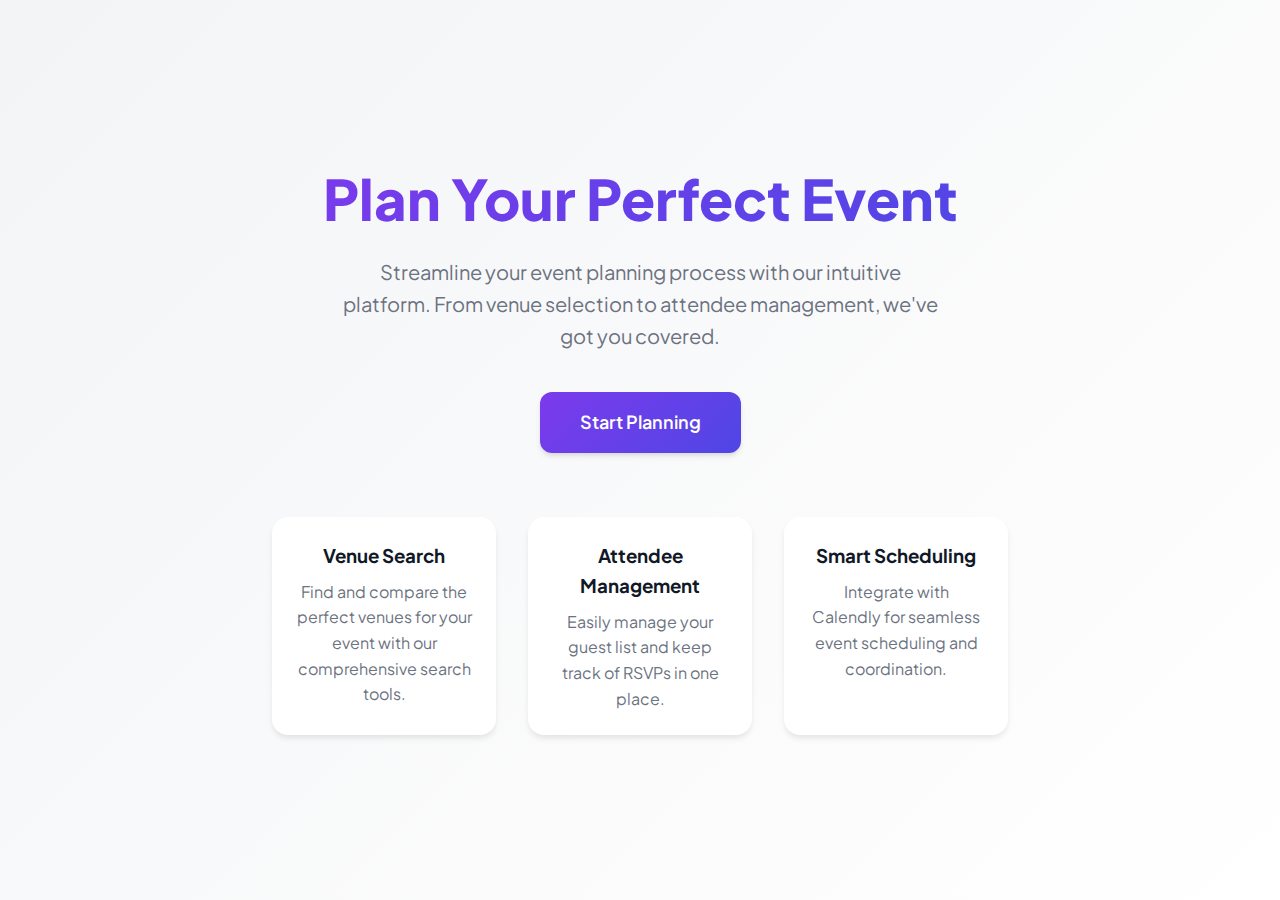
<file: index.html>
<!DOCTYPE html>
<html lang="en">
  <head>
    <meta charset="UTF-8" />
    <meta name="viewport" content="width=device-width, initial-scale=1.0" />
    <title>Welcome to Event Planner</title>
    <link
      href="https://fonts.googleapis.com/css2?family=Plus+Jakarta+Sans:wght@400;500;600;700;800&display=swap"
      rel="stylesheet"
    />
    <style>
      :root {
        --primary-color: #7c3aed;
        --primary-hover: #6d28d9;
        --text-primary: #111827;
        --text-secondary: #6b7280;
      }

      * {
        margin: 0;
        padding: 0;
        box-sizing: border-box;
      }

      body {
        font-family: "Plus Jakarta Sans", sans-serif;
        line-height: 1.6;
        min-height: 100vh;
        background: linear-gradient(135deg, #f3f4f6 0%, #ffffff 100%);
      }

      .hero {
        min-height: 100vh;
        display: flex;
        align-items: center;
        justify-content: center;
        padding: 2rem;
      }

      .content {
        max-width: 800px;
        text-align: center;
        padding: 2rem;
      }

      h1 {
        font-size: 3.5rem;
        font-weight: 800;
        margin-bottom: 1.5rem;
        background: linear-gradient(135deg, #7c3aed 0%, #4f46e5 100%);
        -webkit-background-clip: text;
        -webkit-text-fill-color: transparent;
        line-height: 1.2;
      }

      p {
        font-size: 1.25rem;
        color: var(--text-secondary);
        margin-bottom: 2.5rem;
        max-width: 600px;
        margin-left: auto;
        margin-right: auto;
      }

      .cta-button {
        display: inline-block;
        padding: 1rem 2.5rem;
        font-size: 1.125rem;
        font-weight: 600;
        color: white;
        background: linear-gradient(135deg, #7c3aed 0%, #4f46e5 100%);
        border-radius: 0.75rem;
        text-decoration: none;
        transition: all 0.3s ease;
        box-shadow: 0 4px 6px -1px rgba(0, 0, 0, 0.1),
          0 2px 4px -1px rgba(0, 0, 0, 0.06);
      }

      .cta-button:hover {
        transform: translateY(-2px);
        box-shadow: 0 10px 15px -3px rgba(0, 0, 0, 0.1),
          0 4px 6px -2px rgba(0, 0, 0, 0.05);
      }

      .features {
        display: flex;
        justify-content: center;
        gap: 2rem;
        margin-top: 4rem;
        flex-wrap: wrap;
      }

      .feature {
        background: white;
        padding: 1.5rem;
        border-radius: 1rem;
        box-shadow: 0 4px 6px -1px rgba(0, 0, 0, 0.1);
        flex: 1;
        min-width: 200px;
        max-width: 300px;
      }

      .feature h3 {
        color: var(--text-primary);
        margin-bottom: 0.5rem;
      }

      .feature p {
        font-size: 1rem;
        margin-bottom: 0;
      }

      @media (max-width: 768px) {
        h1 {
          font-size: 2.5rem;
        }

        p {
          font-size: 1.125rem;
        }

        .features {
          flex-direction: column;
          align-items: center;
        }

        .feature {
          width: 100%;
        }
      }
    </style>
  </head>
  <body>
    <div class="hero">
      <div class="content">
        <h1>Plan Your Perfect Event</h1>
        <p>
          Streamline your event planning process with our intuitive platform.
          From venue selection to attendee management, we've got you covered.
        </p>
        <a href="event.html" class="cta-button">Start Planning</a>

        <div class="features">
          <div class="feature">
            <h3>Venue Search</h3>
            <p>
              Find and compare the perfect venues for your event with our
              comprehensive search tools.
            </p>
          </div>
          <div class="feature">
            <h3>Attendee Management</h3>
            <p>
              Easily manage your guest list and keep track of RSVPs in one
              place.
            </p>
          </div>
          <div class="feature">
            <h3>Smart Scheduling</h3>
            <p>
              Integrate with Calendly for seamless event scheduling and
              coordination.
            </p>
          </div>
        </div>
      </div>
    </div>
  </body>
</html>
</file>
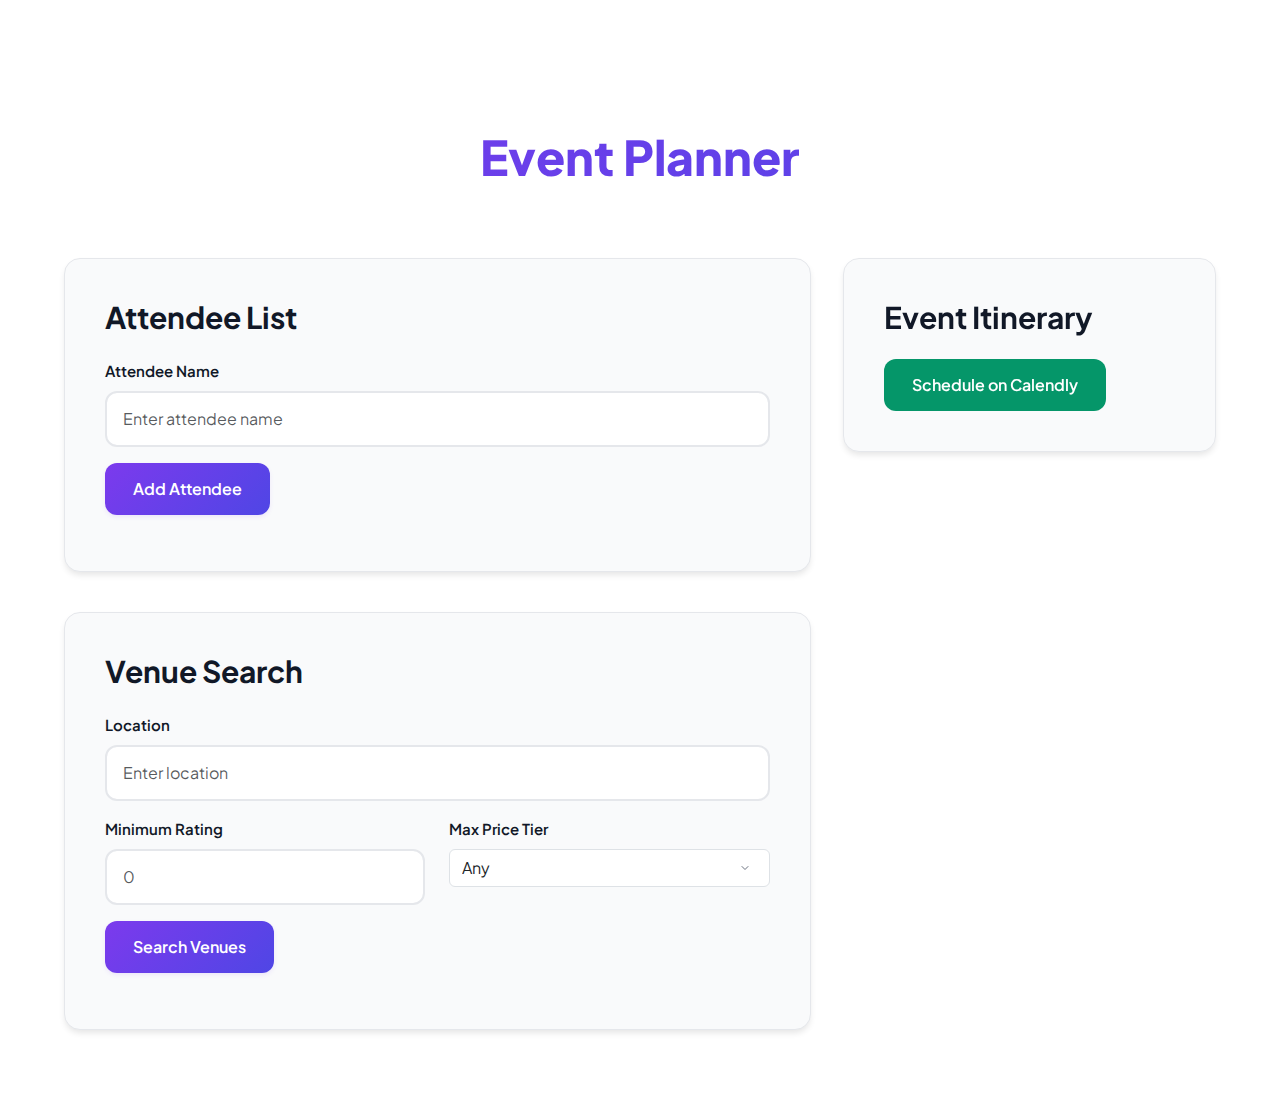
<file: event.html>
<!DOCTYPE html>
<html lang="en">
  <head>
    <meta charset="UTF-8" />
    <meta name="viewport" content="width=device-width, initial-scale=1.0" />
    <title>Event Planner</title>
    <link
      href="https://cdn.jsdelivr.net/npm/bootstrap@5.3.0/dist/css/bootstrap.min.css"
      rel="stylesheet"
    />
    <link rel="stylesheet" href="styles.css" />
    <link
      href="https://fonts.googleapis.com/css2?family=Plus+Jakarta+Sans:wght@400;500;600;700;800&display=swap"
      rel="stylesheet"
    />
  </head>
  <body>
    <div class="container mt-5">
      <h1 class="text-center">Event Planner</h1>

      <div class="main-content">
        <div class="left-column">
          <section class="mt-4">
            <h2>Attendee List</h2>
            <form id="attendee-form">
              <div class="mb-3">
                <label for="attendee-name" class="form-label">Attendee Name</label>
                <input
                  type="text"
                  class="form-control"
                  id="attendee-name"
                  placeholder="Enter attendee name"
                  required
                />
              </div>
              <button type="submit" class="btn btn-primary">Add Attendee</button>
            </form>
            <ul id="attendee-list" class="list-group mt-3"></ul>
          </section>

          <section class="mt-4">
            <h2>Venue Search</h2>
            <form id="venue-search-form">
              <div class="mb-3">
                <label for="location" class="form-label">Location</label>
                <input
                  type="text"
                  class="form-control"
                  id="location"
                  placeholder="Enter location"
                  required
                />
              </div>
              <div class="row mb-3">
                <div class="col">
                  <label for="rating" class="form-label">Minimum Rating</label>
                  <input
                    type="number"
                    id="rating"
                    class="form-control"
                    min="0"
                    max="10"
                    step="0.1"
                    placeholder="0"
                  />
                </div>

                <div class="col">
                  <label for="price" class="form-label">Max Price Tier</label>
                  <select id="price" class="form-select">
                    <option value="">Any</option>
                    <option value="1">$ (Budget)</option>
                    <option value="2">$$ (Moderate)</option>
                    <option value="3">$$$ (Expensive)</option>
                    <option value="4">$$$$ (Luxury)</option>
                  </select>
                </div>
              </div>
              <button type="submit" class="btn btn-primary">Search Venues</button>
            </form>
            <div id="venue-results" class="mt-3"></div>
          </section>
        </div>

        <div class="right-column">
          <section class="mt-4">
            <h2>Event Itinerary</h2>
            <div id="itinerary" class="mt-3"></div>
            <button id="schedule-calendly" class="btn btn-success">
              Schedule on Calendly
            </button>
          </section>
        </div>
      </div>
    </div>

    <script src="script.js"></script>
  </body>
</html>
</file>
<file: styles.css>
:root {
  --primary-color: #7c3aed; /* RSVPify purple */
  --primary-hover: #6d28d9;
  --secondary-color: #4f46e5;
  --success-color: #059669;
  --background-color: #ffffff;
  --section-bg: #f9fafb;
  --text-primary: #111827;
  --text-secondary: #6b7280;
  --border-color: #e5e7eb;
  --shadow-sm: 0 1px 2px 0 rgb(0 0 0 / 0.05);
  --shadow: 0 4px 6px -1px rgb(0 0 0 / 0.1);
  --gradient: linear-gradient(135deg, #7c3aed 0%, #4f46e5 100%);
}

body {
  font-family: "Plus Jakarta Sans", sans-serif;
  background-color: var(--background-color);
  color: var(--text-primary);
  line-height: 1.6;
  margin: 0;
  padding: 0;
}

.container {
  max-width: 1200px;
  margin: 0 auto;
  padding: 2rem 1.5rem;
}

h1 {
  font-size: 3rem;
  font-weight: 800;
  background: var(--gradient);
  -webkit-background-clip: text;
  -webkit-text-fill-color: transparent;
  text-align: center;
  margin: 3rem 0;
  line-height: 1.2;
}

h2 {
  font-size: 1.875rem;
  font-weight: 700;
  color: var(--text-primary);
  margin-bottom: 1.5rem;
}

section {
  background-color: var(--section-bg);
  border-radius: 1rem;
  padding: 2.5rem;
  margin-bottom: 2.5rem;
  box-shadow: var(--shadow);
  border: 1px solid var(--border-color);
}

section:hover {
  box-shadow: 0 8px 16px rgba(0, 0, 0, 0.1);
  transform: translateY(-2px);
  transition: all 0.3s ease;
}

.form-label {
  display: block;
  font-weight: 600;
  margin-bottom: 0.5rem;
  color: var(--text-primary);
  font-size: 0.9375rem;
}

.form-control {
  width: 100%;
  padding: 0.875rem 1rem;
  border: 2px solid var(--border-color);
  border-radius: 0.75rem;
  font-size: 1rem;
  transition: all 0.2s ease;
  background-color: white;
}

.form-control:focus {
  outline: none;
  border-color: var(--primary-color);
  box-shadow: 0 0 0 4px rgba(124, 58, 237, 0.1);
}

.form-select {
  appearance: none;
  background-image: url("data:image/svg+xml,%3Csvg xmlns='http://www.w3.org/2000/svg' width='16' height='16' viewBox='0 0 24 24' fill='none' stroke='%236B7280' stroke-width='2' stroke-linecap='round' stroke-linejoin='round'%3E%3Cpath d='M6 9l6 6 6-6'/%3E%3C/svg%3E");
  background-repeat: no-repeat;
  background-position: right 1rem center;
  padding-right: 2.5rem;
}

.btn {
  display: inline-flex;
  align-items: center;
  justify-content: center;
  padding: 0.875rem 1.75rem;
  border-radius: 0.75rem;
  font-weight: 600;
  font-size: 1rem;
  border: none;
  cursor: pointer;
  transition: all 0.2s ease;
  text-transform: none;
}

.btn-primary {
  background: var(--gradient);
  color: white;
  box-shadow: 0 2px 4px rgba(124, 58, 237, 0.1);
}

.btn-primary:hover {
  transform: translateY(-1px);
  box-shadow: 0 4px 8px rgba(124, 58, 237, 0.2);
}

.btn-success {
  background-color: var(--success-color);
  color: white;
}

.btn-success:hover {
  background-color: #047857;
  transform: translateY(-1px);
}

.list-group {
  background: white;
  border-radius: 0.75rem;
  overflow: hidden;
  box-shadow: var(--shadow-sm);
}

.list-group-item {
  padding: 1.25rem;
  background-color: white;
  border-bottom: 1px solid var(--border-color);
  display: flex;
  justify-content: space-between;
  align-items: center;
  transition: background-color 0.2s ease;
}

.list-group-item:hover {
  background-color: #f9fafb;
}

.btn-remove {
  background-color: #fee2e2;
  color: #dc2626;
  border: none;
  padding: 0.5rem 1rem;
  border-radius: 0.5rem;
  font-weight: 500;
  font-size: 0.875rem;
  cursor: pointer;
  transition: all 0.2s ease;
}

.btn-remove:hover {
  background-color: #fee2e2;
  color: #b91c1c;
}

.venue-card {
  background-color: white;
  border-radius: 1rem;
  padding: 2rem;
  margin-bottom: 1.5rem;
  border: 1px solid var(--border-color);
  transition: all 0.3s ease;
}

.venue-card:hover {
  transform: translateY(-4px);
  box-shadow: 0 12px 24px rgba(0, 0, 0, 0.1);
}

.venue-card h3 {
  font-size: 1.5rem;
  font-weight: 700;
  margin: 0 0 1rem 0;
  color: var(--text-primary);
}

.venue-card p {
  margin: 0.75rem 0;
  color: var(--text-secondary);
  font-size: 1rem;
  display: flex;
  align-items: center;
  gap: 0.5rem;
}

.badge {
  display: inline-flex;
  align-items: center;
  padding: 0.25rem 0.75rem;
  border-radius: 9999px;
  font-size: 0.875rem;
  font-weight: 500;
}

.badge-primary {
  background-color: #eef2ff;
  color: var(--primary-color);
}

.alert {
  padding: 1.25rem;
  border-radius: 0.75rem;
  margin-bottom: 1.5rem;
  display: flex;
  align-items: center;
  gap: 0.75rem;
}

.alert-danger {
  background-color: #fef2f2;
  color: #991b1b;
  border: 1px solid #fee2e2;
}

@media (max-width: 768px) {
  .container {
    padding: 1rem;
  }

  h1 {
    font-size: 2.25rem;
    margin: 2rem 0;
  }

  section {
    padding: 1.5rem;
  }

  .venue-card {
    padding: 1.5rem;
  }
}

@keyframes pulse {
  0%,
  100% {
    opacity: 1;
  }
  50% {
    opacity: 0.5;
  }
}

.btn-loading {
  position: relative;
  background: var(--gradient);
  animation: pulse 2s cubic-bezier(0.4, 0, 0.6, 1) infinite;
}

::-webkit-scrollbar {
  width: 10px;
}

::-webkit-scrollbar-track {
  background: var(--section-bg);
}

::-webkit-scrollbar-thumb {
  background: var(--primary-color);
  border-radius: 5px;
}

::-webkit-scrollbar-thumb:hover {
  background: var(--primary-hover);
}


.main-content {
  display: flex;
  gap: 2rem;
  margin-top: 2rem;
}

.left-column {
  flex: 2;
}

.right-column {
  flex: 1;
  position: sticky;
  top: 1rem;
  height: fit-content;
}

.right-column section {
  position: sticky;
  top: 1rem;
}

.venue-card {
  background-color: white;
  border-radius: 1rem;
  padding: 2rem;
  margin-bottom: 1.5rem;
  border: 1px solid var(--border-color);
  transition: all 0.3s ease;
}

.venue-card:hover {
  transform: translateY(-4px);
  box-shadow: 0 12px 24px rgba(0, 0, 0, 0.1);
}

@media (max-width: 768px) {
  .main-content {
    flex-direction: column;
  }

  .right-column {
    position: static;
  }
}
</file>
